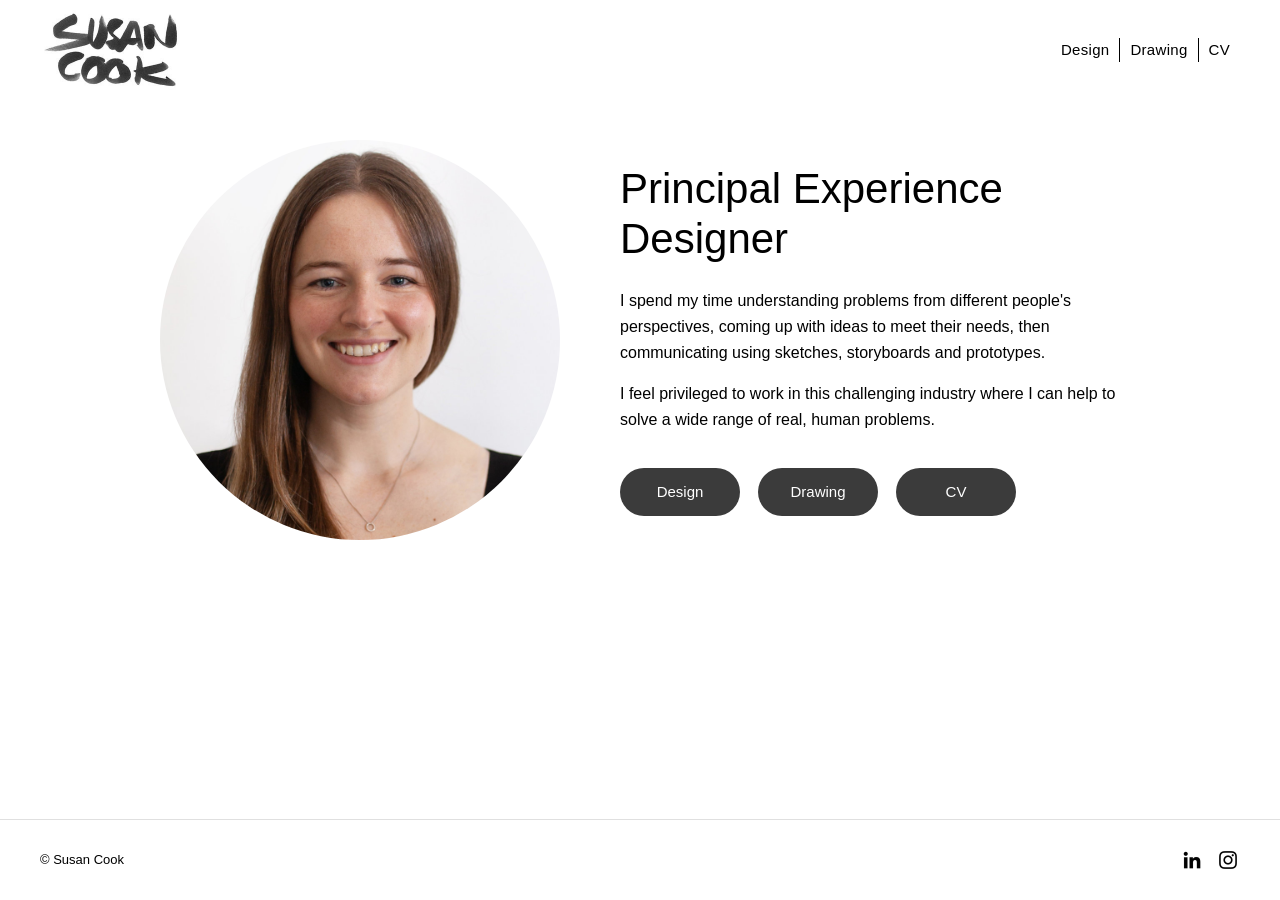
<file: index.html>
<!DOCTYPE html>
<html lang="en">
<head>
  <meta charset="UTF-8">
  <meta name="viewport" content="width=device-width, initial-scale=1">
  <title>Home | Susan Cook</title>
  <meta name="description" content="Susan Cook — Principal Experience Designer">
  <link rel="stylesheet" href="assets/css/style.css">
  <link rel="icon" href="assets/images/logo.jpeg" type="image/jpeg">
</head>
<body>
  <header class="site-header">
    <div class="header-inner">
      <a class="logo" href="index.html" aria-label="Susan Cook home">
        <img src="assets/images/logo.jpeg" alt="Susan Cook" width="147" height="80">
      </a>
      <nav aria-label="Main">
        <ul class="site-nav">
          <li><a href="design.html">Design</a></li>
          <li><a href="drawing.html">Drawing</a></li>
          <li><a href="cv.html">CV</a></li>
        </ul>
      </nav>
    </div>
  </header>

  <main>
    <section class="home-hero">
      <img class="headshot fade-rise" src="assets/images/headshot.jpg" alt="Susan Cook" width="480" height="480">
      <div class="hero-content">
        <h1 class="fade-rise">Principal Experience Designer</h1>
        <p class="intro fade-rise">I spend my time understanding problems from different people's perspectives, coming up with ideas to meet their needs, then communicating using sketches, storyboards and prototypes.</p>
        <p class="intro fade-rise">I feel privileged to work in this challenging industry where I can help to solve a wide range of real, human problems.</p>
        <div class="home-links">
          <a class="btn-link fade-rise" href="design.html">Design</a>
          <a class="btn-link fade-rise" href="drawing.html">Drawing</a>
          <a class="btn-link fade-rise" href="cv.html">CV</a>
        </div>
      </div>
    </section>
  </main>

  <footer class="site-footer">
    <hr class="footer-rule">
    <div class="footer-inner">
      <p class="copyright">&copy; Susan Cook</p>
      <ul class="social-links">
        <li>
          <a href="https://www.linkedin.com/in/susan-cook-65aa061a/" target="_blank" rel="noopener noreferrer" aria-label="LinkedIn">
            <img src="assets/images/icon-linkedin.png" alt="" width="24" height="24">
          </a>
        </li>
        <li>
          <a href="https://www.instagram.com/suekatcook/" target="_blank" rel="noopener noreferrer" aria-label="Instagram">
            <img src="assets/images/icon-instagram.png" alt="" width="24" height="24">
          </a>
        </li>
      </ul>
    </div>
  </footer>

  <script src="assets/js/main.js"></script>
</body>
</html>
</file>
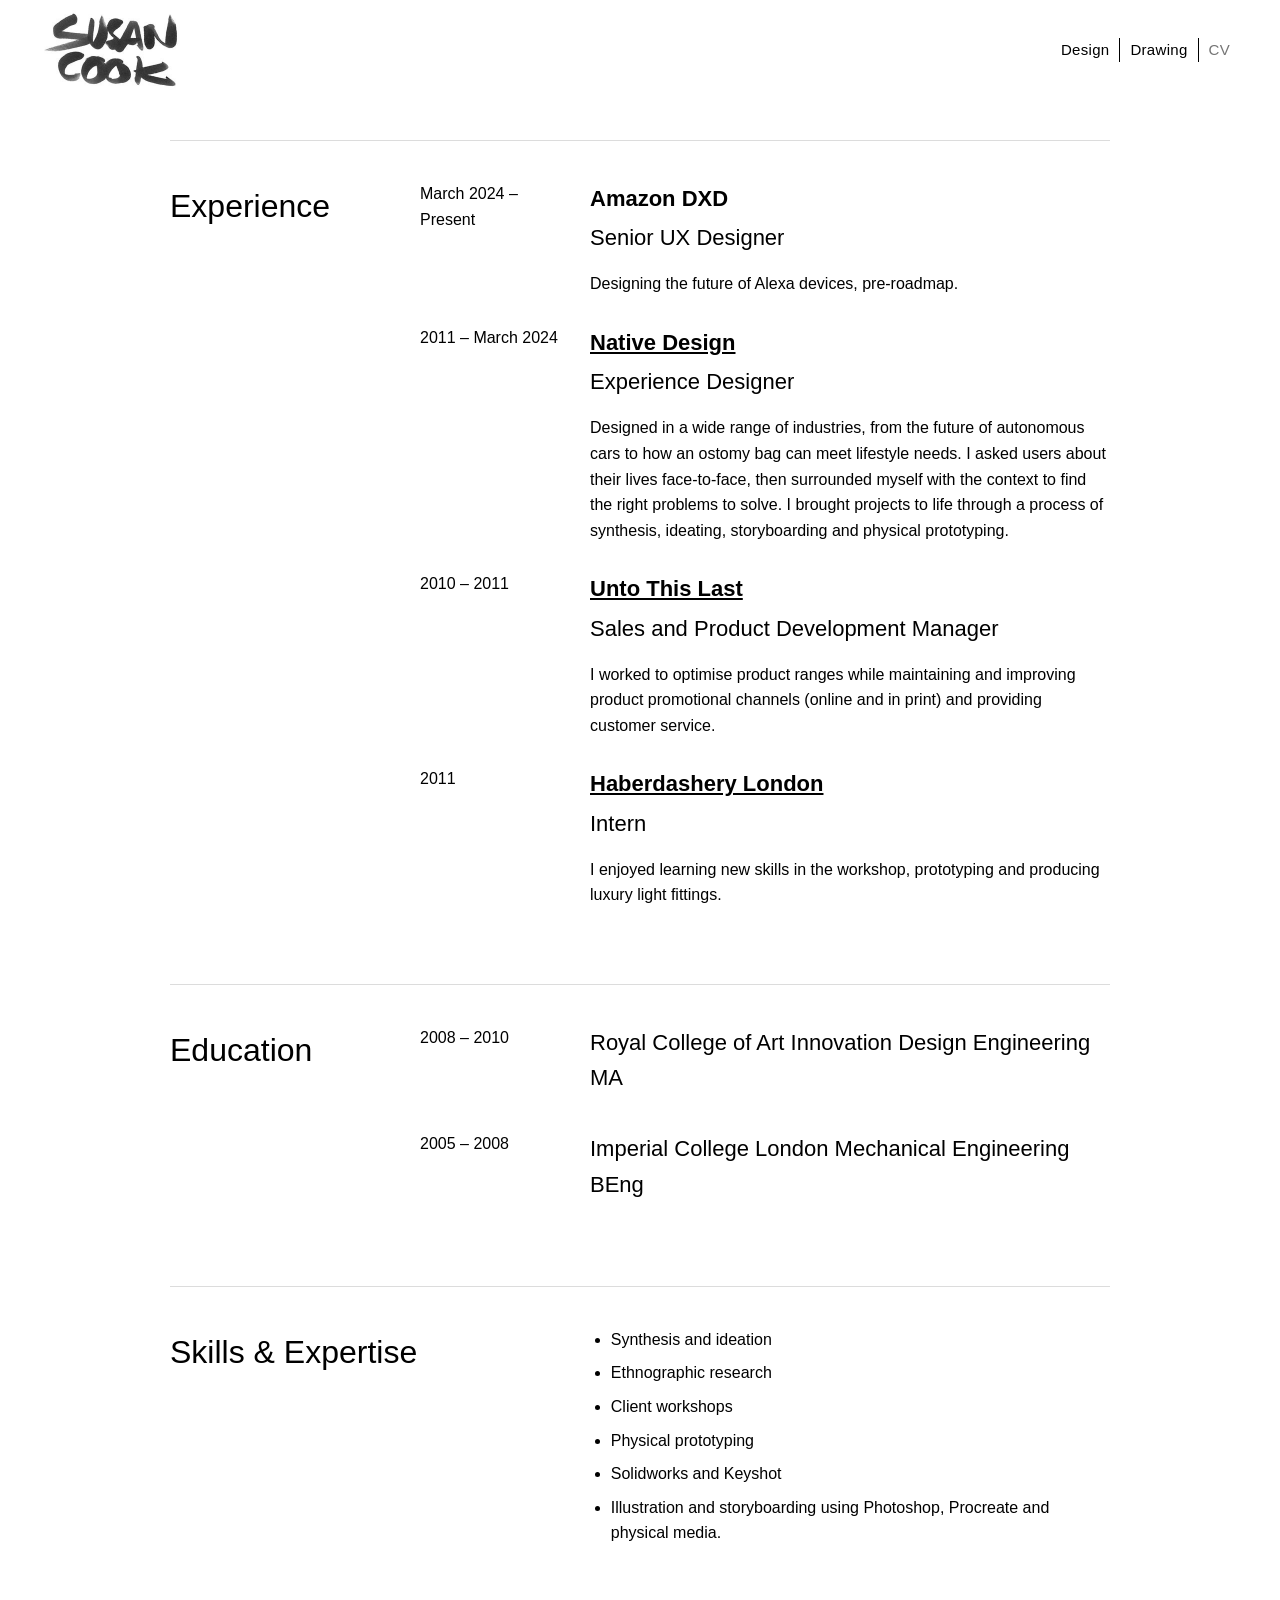
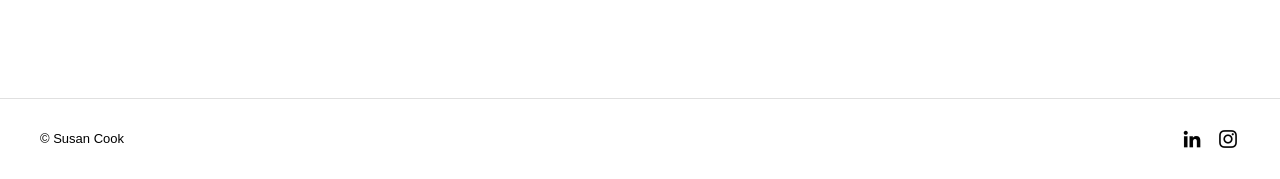
<file: cv.html>
<!DOCTYPE html>
<html lang="en">
<head>
  <meta charset="UTF-8">
  <meta name="viewport" content="width=device-width, initial-scale=1">
  <title>CV | Susan Cook</title>
  <meta name="description" content="CV — Susan Cook, Experience Designer">
  <link rel="stylesheet" href="assets/css/style.css">
  <link rel="icon" href="assets/images/logo.jpeg" type="image/jpeg">
</head>
<body>
  <header class="site-header">
    <div class="header-inner">
      <a class="logo" href="index.html" aria-label="Susan Cook home">
        <img src="assets/images/logo.jpeg" alt="Susan Cook" width="147" height="80">
      </a>
      <nav aria-label="Main">
        <ul class="site-nav">
          <li><a href="design.html">Design</a></li>
          <li><a href="drawing.html">Drawing</a></li>
          <li><a class="active" href="cv.html">CV</a></li>
        </ul>
      </nav>
    </div>
  </header>

  <main>
    <div class="page-inner">
      <section class="cv-section">
        <h2>Experience</h2>

        <article class="cv-entry">
          <p class="dates">March 2024 – Present</p>
          <h3><strong>Amazon DXD</strong> Senior UX Designer</h3>
          <p>Designing the future of Alexa devices, pre-roadmap.</p>
        </article>

        <article class="cv-entry">
          <p class="dates">2011 – March 2024</p>
          <h3><a href="https://native.com/" target="_blank" rel="noopener noreferrer">Native Design</a> Experience Designer</h3>
          <p>Designed in a wide range of industries, from the future of autonomous cars to how an ostomy bag can meet lifestyle needs. I asked users about their lives face-to-face, then surrounded myself with the context to find the right problems to solve. I brought projects to life through a process of synthesis, ideating, storyboarding and physical prototyping.</p>
        </article>

        <article class="cv-entry">
          <p class="dates">2010 – 2011</p>
          <h3><a href="https://www.untothislast.co.uk/" target="_blank" rel="noopener noreferrer">Unto This Last</a> Sales and Product Development Manager</h3>
          <p>I worked to optimise product ranges while maintaining and improving product promotional channels (online and in print) and providing customer service.</p>
        </article>

        <article class="cv-entry">
          <p class="dates">2011</p>
          <h3><a href="https://www.haberdashery.com/" target="_blank" rel="noopener noreferrer">Haberdashery London</a> Intern</h3>
          <p>I enjoyed learning new skills in the workshop, prototyping and producing luxury light fittings.</p>
        </article>
      </section>

      <section class="cv-section">
        <h2>Education</h2>

        <article class="cv-entry">
          <p class="dates">2008 – 2010</p>
          <h3>Royal College of Art Innovation Design Engineering MA</h3>
        </article>

        <article class="cv-entry">
          <p class="dates">2005 – 2008</p>
          <h3>Imperial College London Mechanical Engineering BEng</h3>
        </article>
      </section>

      <section class="cv-section">
        <h2>Skills &amp; Expertise</h2>
        
        <article class="cv-entry">
          <p class="dates"></p>
          <p><ul class="cv-skills">
            <li>Synthesis and ideation</li>
            <li>Ethnographic research</li>
            <li>Client workshops</li>
            <li>Physical prototyping</li>
            <li>Solidworks and Keyshot</li>
            <li>Illustration and storyboarding using Photoshop, Procreate and physical media.</li>
          </ul></p>
        </article>

      </section>
    </div>
  </main>

  <footer class="site-footer">
    <hr class="footer-rule">
    <div class="footer-inner">
      <p class="copyright">&copy; Susan Cook</p>
      <ul class="social-links">
        <li>
          <a href="https://www.linkedin.com/in/susan-cook-65aa061a/" target="_blank" rel="noopener noreferrer" aria-label="LinkedIn">
            <img src="assets/images/icon-linkedin.png" alt="" width="24" height="24">
          </a>
        </li>
        <li>
          <a href="https://www.instagram.com/suekatcook/" target="_blank" rel="noopener noreferrer" aria-label="Instagram">
            <img src="assets/images/icon-instagram.png" alt="" width="24" height="24">
          </a>
        </li>
      </ul>
    </div>
  </footer>

  <script src="assets/js/main.js"></script>
</body>
</html>
</file>
<file: assets/css/style.css>
:root {
  --site-width: 980px;
  --text: #000000;
  --text-muted: #757575;
  --text-hover: #757575;
  --bg: #ffffff;
  --footer-bg: #ffffff;
  --line: #000000;
  --button-bg: #3b3b3b;
  --button-bg-hover: #757575;
  --button-text: #ffffff;
--font-heading: "Helvetica Neue", Helvetica, Arial, sans-serif;
  --font-body: "Helvetica Neue", Helvetica, Arial, sans-serif;
  --transition: 0.4s ease;
}

*,
*::before,
*::after {
  box-sizing: border-box;
}

html {
  scroll-behavior: smooth;
}

body {
  margin: 0;
  min-height: 100vh;
  display: flex;
  flex-direction: column;
  background: var(--bg);
  color: var(--text);
  font-family: var(--font-body);
  font-weight: 300; /* Applies the thinner typeface globally */
  font-size: 16px;
  line-height: 1.6;
}

/* Typography Updates */
body, .site-nav, .cv-section {
  font-family: var(--font-heading);
  font-weight: 300; 
}

.cv-section h2 {
  font-weight: 600; 
  font-size: 22px;
}

.cv-entry h3 {
  font-weight: 600;
  font-size: 18px;
}

img {
  max-width: 100%;
  height: auto;
  display: block;
}

a {
  color: inherit;
  text-decoration: none;
}

a:hover {
  color: var(--text-hover);
}

.site-header,
.site-footer {
  width: 100%;
}

.site-header {
  position: sticky;
  top: 0;
  z-index: 100;
  background: var(--bg);
}

.header-inner,
.footer-inner {
  width: 100%;
  margin: 0 auto;
  padding: 0 40px; 
}

.page-inner {
  width: min(100%, var(--site-width));
  margin: 0 auto;
  padding: 0 20px;
}

.site-nav {
  display: flex;
  align-items: center;
  list-style: none;
  margin: 0;
  padding: 0;
  font-family: var(--font-heading);
  font-size: 18px; /* Increased from 15px */
  font-weight: 100; /* Added thinner typeface */
  letter-spacing: 0.02em;
}

.header-inner {
  display: flex;
  align-items: center;
  justify-content: space-between;
  min-height: 100px;
}

.logo img {
  width: 147px;
  height: auto;
}

.site-nav {
  display: flex;
  align-items: center;
  list-style: none;
  margin: 0;
  padding: 0;
  font-family: var(--font-heading);
  font-size: 15px;
  letter-spacing: 0.02em;
}

.site-nav li + li {
  border-left: 1px solid var(--line);
}

.site-nav a {
  display: block;
  padding: 0 10px;
  transition: color var(--transition);
}

.site-nav a.active {
  color: var(--text-muted);
}

main {
  flex: 1;
}

.page-inner {
  padding-top: 40px;
  padding-bottom: 60px;
}

.site-footer {
  background: var(--footer-bg);
  margin-top: auto;
}

.footer-rule {
  border: 0;
  border-top: 1px solid #e0e0e0;
  margin: 0;
}

.footer-inner {
  display: flex;
  align-items: center;
  justify-content: space-between;
  gap: 20px;
  min-height: 80px;
  padding-top: 16px;
  padding-bottom: 16px;
}

.copyright {
  margin: 0;
  font-size: 13px;
  letter-spacing: normal;
}

.social-links {
  display: flex;
  gap: 12px;
  list-style: none;
  margin: 0;
  padding: 0;
}

.social-links a {
  display: block;
  width: 24px;
  height: 24px;
}

.social-links img {
  width: 24px;
  height: 24px;
  object-fit: cover;
}

/* Home */
.home-hero {
  display: flex;
  flex-direction: row;
  align-items: center;
  justify-content: center;
  gap: 60px;
  padding: 40px 20px 80px;
  max-width: 1000px;
  margin: 0 auto;
}

.hero-content {
  text-align: left;
}

.headshot {
  width: 400px;
  max-width: 40vw;
  aspect-ratio: 1;
  border-radius: 50%;
  object-fit: cover;
  margin-bottom: 0; /* Removed margin */
}

.home-hero h1 {
  font-family: var(--font-heading);
  font-size: 42px;
  font-weight: 100;
  line-height: 1.2;
  margin: 0 0 24px;
  max-width: 700px;
}

.home-hero .intro {
  max-width: 640px;
  margin: 0 0 16px;
  font-size: 16px;
}

.home-links {
  display: flex;
  flex-direction: row; /* Horizontal alignment */
  align-items: center;
  gap: 18px;
  margin-top: 36px;
}

.btn-link {
  display: inline-flex;
  align-items: center;
  justify-content: center;
  min-width: 120px; /* Reduced to fit side-by-side better */
  padding: 12px 28px;
  background: var(--button-bg);
  color: var(--button-text);
  font-family: var(--font-body);
  font-size: 15px;
  border-radius: 50px; /* Added rounded corners */
  transition: background-color var(--transition), color var(--transition);
}

.btn-link:hover {
  background: #e3a82b; /* Mustard yellow */
  color: var(--button-text);
}

.fade-rise {
  opacity: 0;
  transform: translateY(24px);
  transition: opacity 0.8s cubic-bezier(0.37, 0, 0.63, 1),
    transform 0.8s cubic-bezier(0.37, 0, 0.63, 1);
}

.fade-rise.is-visible {
  opacity: 1;
  transform: translateY(0);
}

/* Content pages */
.page-title {
  font-family: var(--font-heading);
  font-size: 28px;
  font-weight: 100;
  margin: 0 0 24px;
}

.lead {
  font-size: 18px;
  margin-bottom: 40px;
}

/* Design */
.design-section {
  display: grid;
  grid-template-columns: 1fr 1fr;
  gap: 40px;
  align-items: center; /* Changed from start to center */
  margin-bottom: 64px;
}

.design-section.reverse .design-copy {
  order: 2;
}

.design-section.reverse .design-gallery-wrap {
  order: 1;
}

.design-section h2 {
  display: inline-block;
  font-family: var(--font-heading);
  font-size: 28px;
  font-weight: 600;
  margin: 0 8px 8px 0;
}

.design-section h2::after {
  content: " |";
  font-weight: 300;
  color: #000;
}

.design-section h3 {
  display: inline-block;
  font-family: var(--font-body);
  font-size: 24px;
  font-weight: 300;
  margin: 0 0 16px;
  color: #333;
}

.design-section p {
  margin: 0 0 12px;
}

.design-gallery-wrap {
  position: relative;
}

.design-gallery {
  position: relative;
  width: 100%;
  aspect-ratio: 1 / 1; /* Changed from 4 / 3 to make it square */
  overflow: hidden;
  background: #f5f5f5;
  cursor: pointer;
}

.design-gallery img {
  position: absolute;
  inset: 0;
  width: 100%;
  height: 100%;
  object-fit: cover;
  opacity: 0;
  transition: opacity 2s ease-in-out;
}

.design-gallery img.active {
  opacity: 1;
}

.gallery-dots {
  position: absolute;
  bottom: 12px;
  left: 50%;
  transform: translateX(-50%);
  display: flex;
  gap: 8px;
  z-index: 2;
}

.gallery-dots button {
  width: 8px;
  height: 8px;
  border: 0;
  border-radius: 50%;
  padding: 0;
  background: rgba(255, 255, 255, 0.5);
  cursor: pointer;
}

.gallery-dots button.active {
  background: #ffffff;
}

.caption {
  position: absolute;
  bottom: 0;
  left: 0;
  width: 100%;
  padding: 24px 16px 12px;
  background: linear-gradient(to bottom, transparent, rgba(255, 255, 255, 0.9) 40%);
  color: #000;
  font-weight: bold;
  font-family: var(--font-body);
  z-index: 3;
  opacity: 0;
  transition: opacity 0.3s ease;
  pointer-events: none; /* Prevents caption from interfering with lightbox clicks */
}

.design-gallery:hover img.active + .caption {
  opacity: 1;
}

/* Drawing */
.drawing-grid {
  column-count: 4;
  column-gap: 16px;
  width: 100%;
}

.drawing-item {
  border: 0;
  padding: 0;
  background: none;
  cursor: zoom-in;
  width: 100%;
  margin-bottom: 16px;
  display: inline-block;
  break-inside: avoid; /* Prevents images from splitting across columns */
  transition: transform 0.2s ease, opacity 0.2s ease;
}

.drawing-item:hover {
  transform: scale(1.02);
  opacity: 0.8;
}

.drawing-item img {
  width: 100%;
  height: auto;
  border-radius: 4px; /* Optional: adds a slight rounding to match modern layouts */
}

/* CV */
/* CV Grid Layout */
.cv-section {
  display: grid;
  grid-template-columns: 250px 1fr;
  border-top: 1px solid #dcdcdc;
  padding-top: 40px;
  margin-bottom: 40px;
}

/* Force section titles to the left column */
.cv-section > h2 {
  grid-column: 1;
  margin: 0;
}

/* Force articles and skill lists to the right column */
.cv-section > article, 
.cv-section > ul {
  grid-column: 2;
}

/* Sub-grid to align dates and roles */
.cv-entry {
  display: grid;
  grid-template-columns: 150px 1fr;
  column-gap: 20px;
  row-gap: 8px;
  margin-bottom: 40px;
}

.cv-entry .dates {
  grid-column: 1;
  grid-row: 1;
  margin: 0;
  font-size: 14px;
}

.cv-entry h3 {
  font-weight: 300;
  font-size: 20px;
  margin: 0 0 8px;
  display: flex;
  flex-direction: column; /* Forces the link and text onto separate lines */
  gap: 4px;
}

.cv-entry p:not(.dates) {
  grid-column: 2;
  grid-row: 2;
  margin: 0;
}

.cv-section {
  margin-bottom: 48px;
}

.cv-section h2 {
  font-family: var(--font-heading);
  font-size: 32px;
  font-weight: 100;
  margin: 0 0 24px;
}

.cv-entry {
  margin-bottom: 28px;
}

.cv-entry .dates {
  margin: 0 0 4px;
  font-size: 16px;
}

.cv-entry h3 {
  font-size: 22px;
  font-weight: normal;
  margin: 0 0 8px;
}

.cv-entry h3 a {
  font-weight: 600;
  text-decoration: underline;
  text-underline-offset: 2px;
}

.cv-entry p {
  margin: 0;
}

.cv-skills {
  list-style: disc;
  padding-left: 1.3em;
  margin: 0;
}

.cv-skills li {
  margin-bottom: 8px;
}

/* Lightbox */
.lightbox {
  position: fixed;
  inset: 0;
  z-index: 1000;
  display: none;
  align-items: center;
  justify-content: center;
  background: rgba(0, 0, 0, 0.9);
  padding: 24px;
}

.lightbox.open {
  display: flex;
}

.lightbox img {
  max-width: min(95vw, 1200px);
  max-height: 90vh;
  object-fit: contain;
}

.lightbox-close,
.lightbox-prev,
.lightbox-next {
  position: absolute;
  border: 0;
  background: transparent;
  color: #fff;
  font-size: 32px;
  cursor: pointer;
  line-height: 1;
  padding: 8px 16px;
}

.lightbox-close {
  top: 12px;
  right: 12px;
  font-size: 40px;
}

.lightbox-prev {
  left: 12px;
  top: 50%;
  transform: translateY(-50%);
}

.lightbox-next {
  right: 12px;
  top: 50%;
  transform: translateY(-50%);
}

@media (max-width: 768px) {
  .header-inner {
    flex-direction: column;
    gap: 16px;
    padding-top: 20px;
    padding-bottom: 20px;
    min-height: auto;
  }

  .design-section,
  .design-section.reverse .design-copy,
  .design-section.reverse .design-gallery-wrap {
    grid-template-columns: 1fr;
    order: unset;
  }

  .footer-inner {
    flex-direction: column;
    text-align: center;
  }

  .headshot {
    width: 280px;
  }

  .home-hero h1 {
    font-size: 32px;
  }
  
  .home-hero {
    flex-direction: column;
    text-align: center;
    gap: 20px;
  }
  
  .hero-content {
    text-align: center;
  }
  
  .headshot {
    max-width: 70vw;
    margin-bottom: 20px;
  }
  
  .home-links {
    flex-direction: column;
    width: 100%;
  }
  
  .btn-link {
    width: 100%;
  }
  .drawing-grid {
    column-count: 2;
  }

  .cv-section {
    grid-template-columns: 1fr;
  }

  .cv-section > h2 {
    grid-column: 1;
    margin-bottom: 16px;
  }

  .cv-section > article,
  .cv-section > ul {
    grid-column: 1;
  }

  .cv-entry {
    grid-template-columns: 1fr;
  }

  .cv-entry .dates,
  .cv-entry h3,
  .cv-entry p:not(.dates) {
    grid-column: 1;
    grid-row: auto;
  }
}

@media (max-width: 480px) {
  .drawing-grid { 
    column-count: 1; 
  }
}

@media (prefers-reduced-motion: reduce) {
  .fade-rise {
    opacity: 1;
    transform: none;
    transition: none;
  }

  .design-gallery img {
    transition: none;
  }
}
</file>
